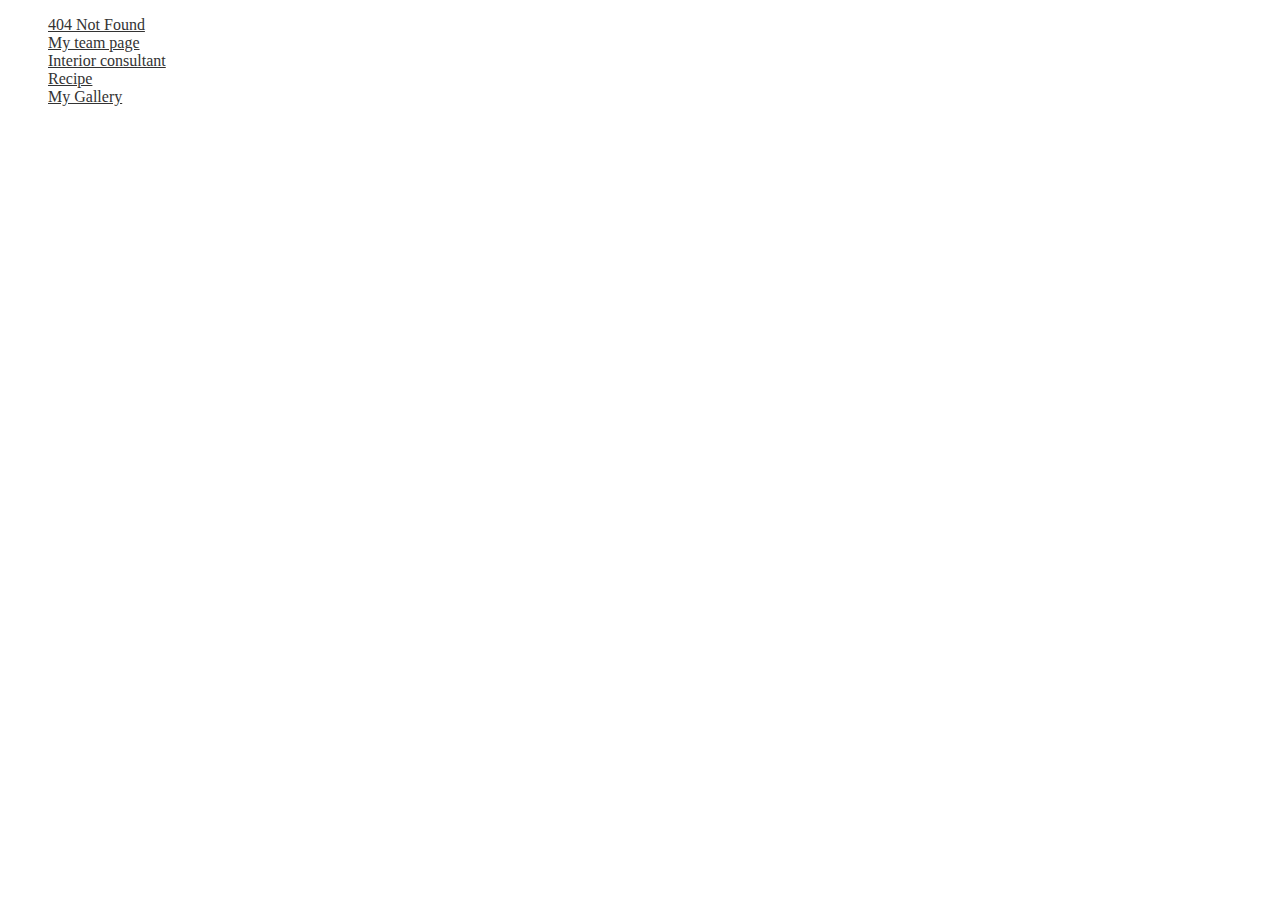
<file: index.html>
<!DOCTYPE html>
<html lang="en">
<head>
  <meta charset="UTF-8">
  <meta name="viewport" content="width=device-width, initial-scale=1.0">
  <title>DevChallenges</title>
  <style>
    li {
      list-style: none;
    }
    a {
      color: #333333;
      cursor: pointer;
    }
  </style>
</head>
<body>
  <ul>
    <li>
      <a href="./404-not-found-master/index.html">404 Not Found</a>
    </li>
    <li>
      <a href="./My-team-page/index.html">My team page</a>
    </li>
    <li>
      <a href="./interior-consultant/index.html">Interior consultant</a>
    </li>
    <li>
      <a href="./recipe/index.html">Recipe</a>
    </li>
    <li>
      <a href="./my-gallery/index.html">My Gallery</a>
    </li>
  </ul>
</body>
</html>
</file>
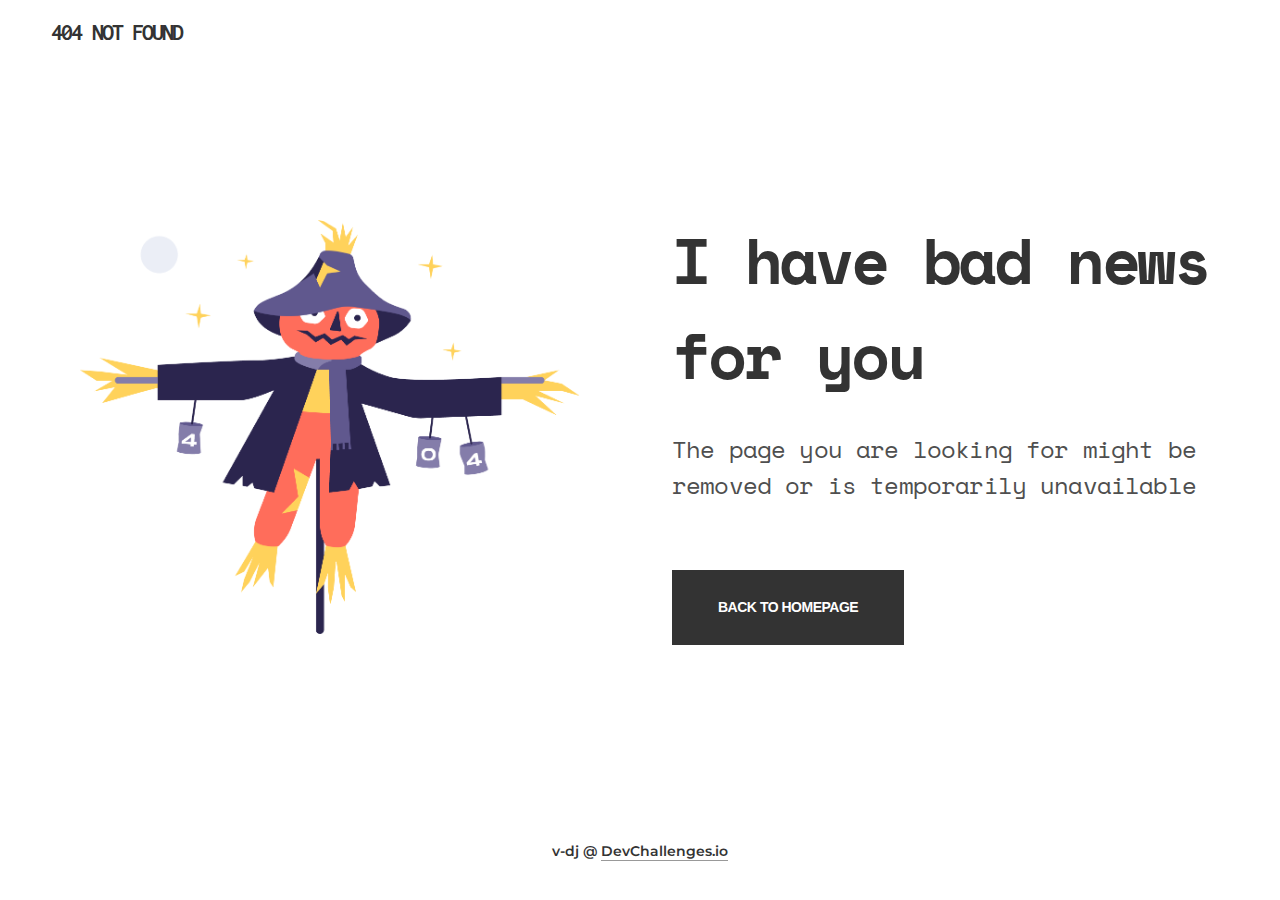
<file: 404-not-found-master/index.html>
<!DOCTYPE html>
<html lang="en">
<head>
  <meta charset="UTF-8">
  <meta name="viewport" content="width=device-width, initial-scale=1.0">
  <link rel="stylesheet" href="../utils/reset.css" />
  <link rel="stylesheet" href="css/style.css" />
  <title>404 | Content not found</title>
</head>
<body>
  <div class="container">
    <h1>404 not found</h1>
    <main>
      <aside>
        <img src="assets/Scarecrow.png" alt="">
      </aside>
      <div class="message">
        <h2>I have bad news for you</h2>
        <p>The page you are looking for might be removed or is temporarily unavailable</p>
        <button>back to homepage</button>
      </div>
    </main>
    <footer>v-dj @ <a href="https://devchallenges.io/" target="_blank" rel="noreferrer" >DevChallenges.io</a></footer>
  </div>
</body>
</html>
</file>
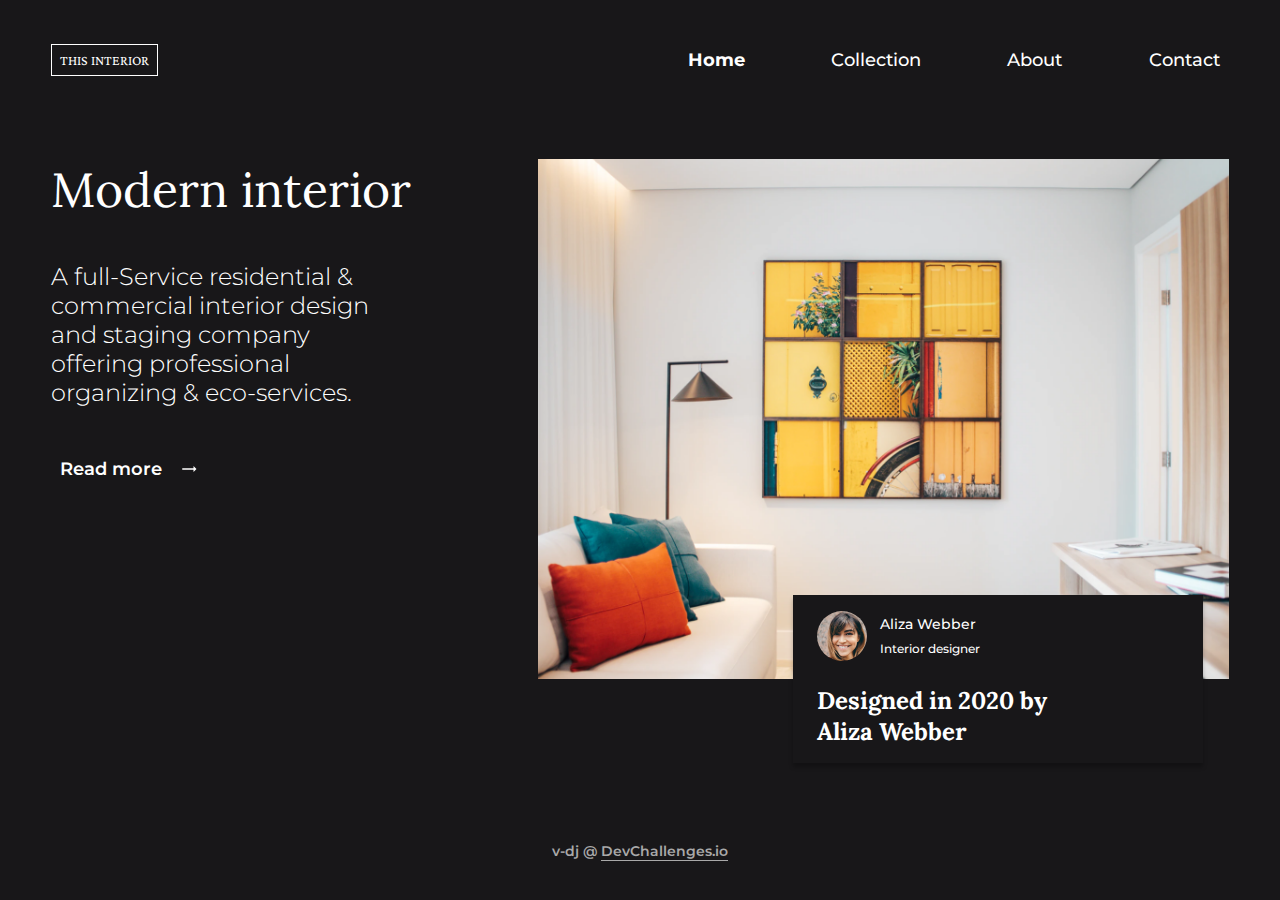
<file: interior-consultant/index.html>
<!DOCTYPE html>
<html lang="en">
<head>
  <meta charset="UTF-8">
  <meta name="viewport" content="width=device-width, initial-scale=1.0">
  <link rel="stylesheet" href="../utils/reset.css">
  <link rel="stylesheet" href="./css/style.css">
  <title>This Interior</title>
</head>
<body>
  <header>
    <h1>this interior</h1>
    <input type="checkbox" id="burger">
    <label for="burger" class="open">
      <svg viewBox="0 0 24 24">
        <path d="M3 18h18v-2H3v2zm0-5h18v-2H3v2zm0-7v2h18V6H3z"/>
      </svg>
    </label>
    <label for="burger" class="close">
      <svg viewBox="0 0 24 24">
        <path d="M19 6.41L17.59 5 12 10.59 6.41 5 5 6.41 10.59 12 5 17.59 6.41 19 12 13.41 17.59 19 19 17.59 13.41 12z"/>
      </svg>
    </label>
    <nav>
      <a href="#" class="active underline">Home</a>
      <a href="#" class="underline">Collection</a>
      <a href="#" class="underline">About</a>
      <a href="#" class="underline">Contact</a>
    </nav>
  </header>
  <main>
    <div class="pres">
      <h2>Modern interior</h2>
      <p>A full-Service residential & commercial interior design and staging company offering professional organizing & <span class="nobreak">eco-services.</span></p>
      <a href="#" class="more underline">Read more
        <svg viewBox="0 0 24 24">
          <path d="M22 12l-4-4v3H3v2h15v3z"/>
        </svg>
      </a>
    </div>
    <div class="credential">
      <img src="./assets/photo1.png" alt="White lounge with a large frame on the wall displaying 9 close-up pictures of yellow doors">
      <div class="card">
        <div class="profil">
          <img src="./assets/photo2.png" alt="Aliza Webber's portrait" class="avatar">
          <p class="name">Aliza Webber</p>
          <p class="role">Interior designer</p>
        </div>
        <h3>Designed in 2020 by <span class="nobreak">Aliza Webber</span></h3>
      </div>
    </div>
  </main>
  <footer>v-dj @ <a href="https://devchallenges.io/" target="_blank" rel="noreferrer" >DevChallenges.io</a></footer>
</body>
</html>
</file>
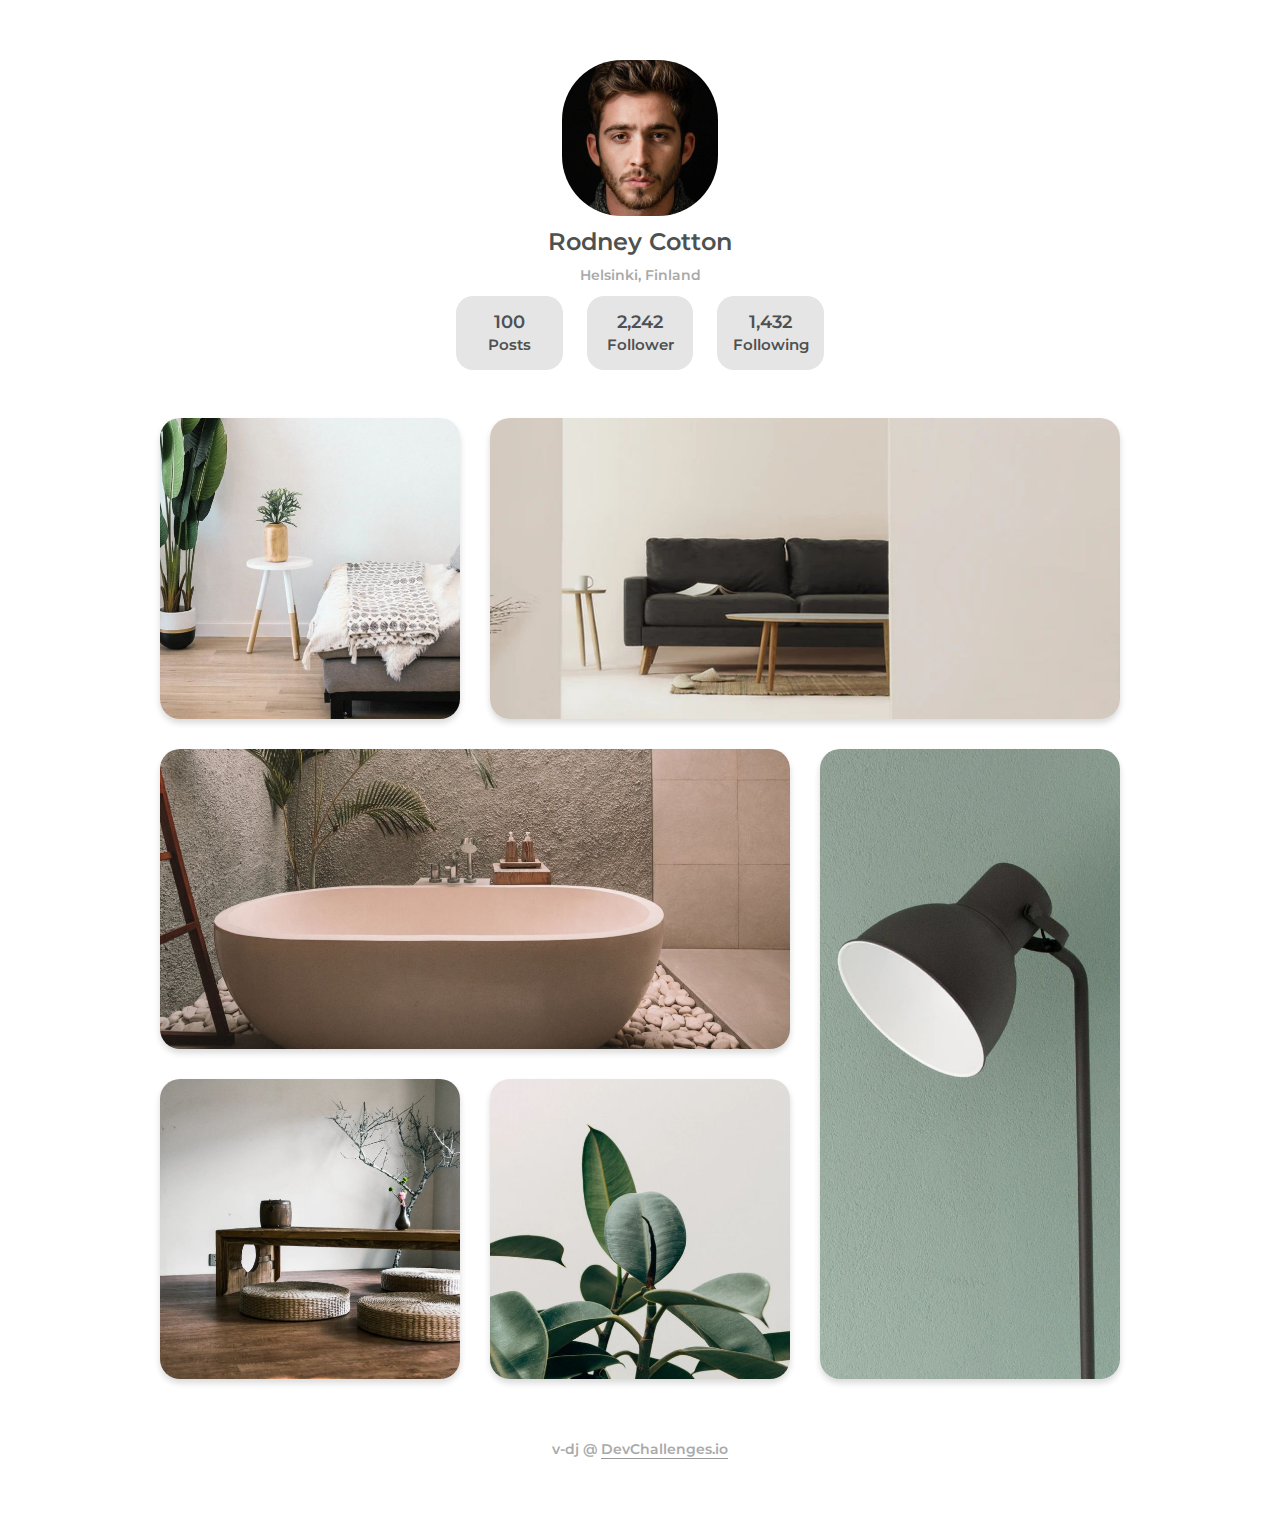
<file: my-gallery/index.html>
<!DOCTYPE html>
<html lang="en">
<head>
  <meta charset="UTF-8">
  <meta name="viewport" content="width=device-width, initial-scale=1.0">
  <link rel="stylesheet" href="../utils/reset.css" />
  <link rel="stylesheet" href="css/style.css" />
  <title>My Gallery</title>
</head>
<body>
  <header>
    <img src="./assets/profilePhoto.jpg" alt="Rodney Cotton's portait">
    <h1>Rodney Cotton</h1>
    <h2>Helsinki, Finland</h2>
    <div class="status">
      <div class="stat">
        <h3>100</h3>
        <p>Posts</p>
      </div>
      <div class="stat">
        <h3>2,242</h3>
        <p>Follower</p>
      </div>
      <div class="stat">
        <h3>1,432</h3>
        <p>Following</p>
      </div>
    </div>
  </header>
  <main>
    <img class="row-1 col-1" src="./assets/photo1.jpg" alt="interior close-up of a sofa, a side table and two plants">
    <img class="row-1 col-2" src="./assets/photo2.jpg" alt="interior close-up of a sofa, a coffee table, a side table and a rug">
    <img class="row-1 col-2" src="./assets/photo3.jpg" alt="bathroom close-up of a bathtub, a plant and some pebbles on the ground">
    <img class="row-2 col-1" src="./assets/photo4.jpg" alt="close-up of a floor lamp on a light green wall">
    <img class="row-1 col-1" src="./assets/photo5.jpg" alt="close-up of a plant with large green leaves on a white background">
    <img class="row-1 col-1" src="./assets/photo6.jpg" alt="close-up of a coffee table and three poufs">
  </main>
  <footer>v-dj @ <a href="https://devchallenges.io/" target="_blank" rel="noreferrer" >DevChallenges.io</a></footer>
</body>
</html>
</file>
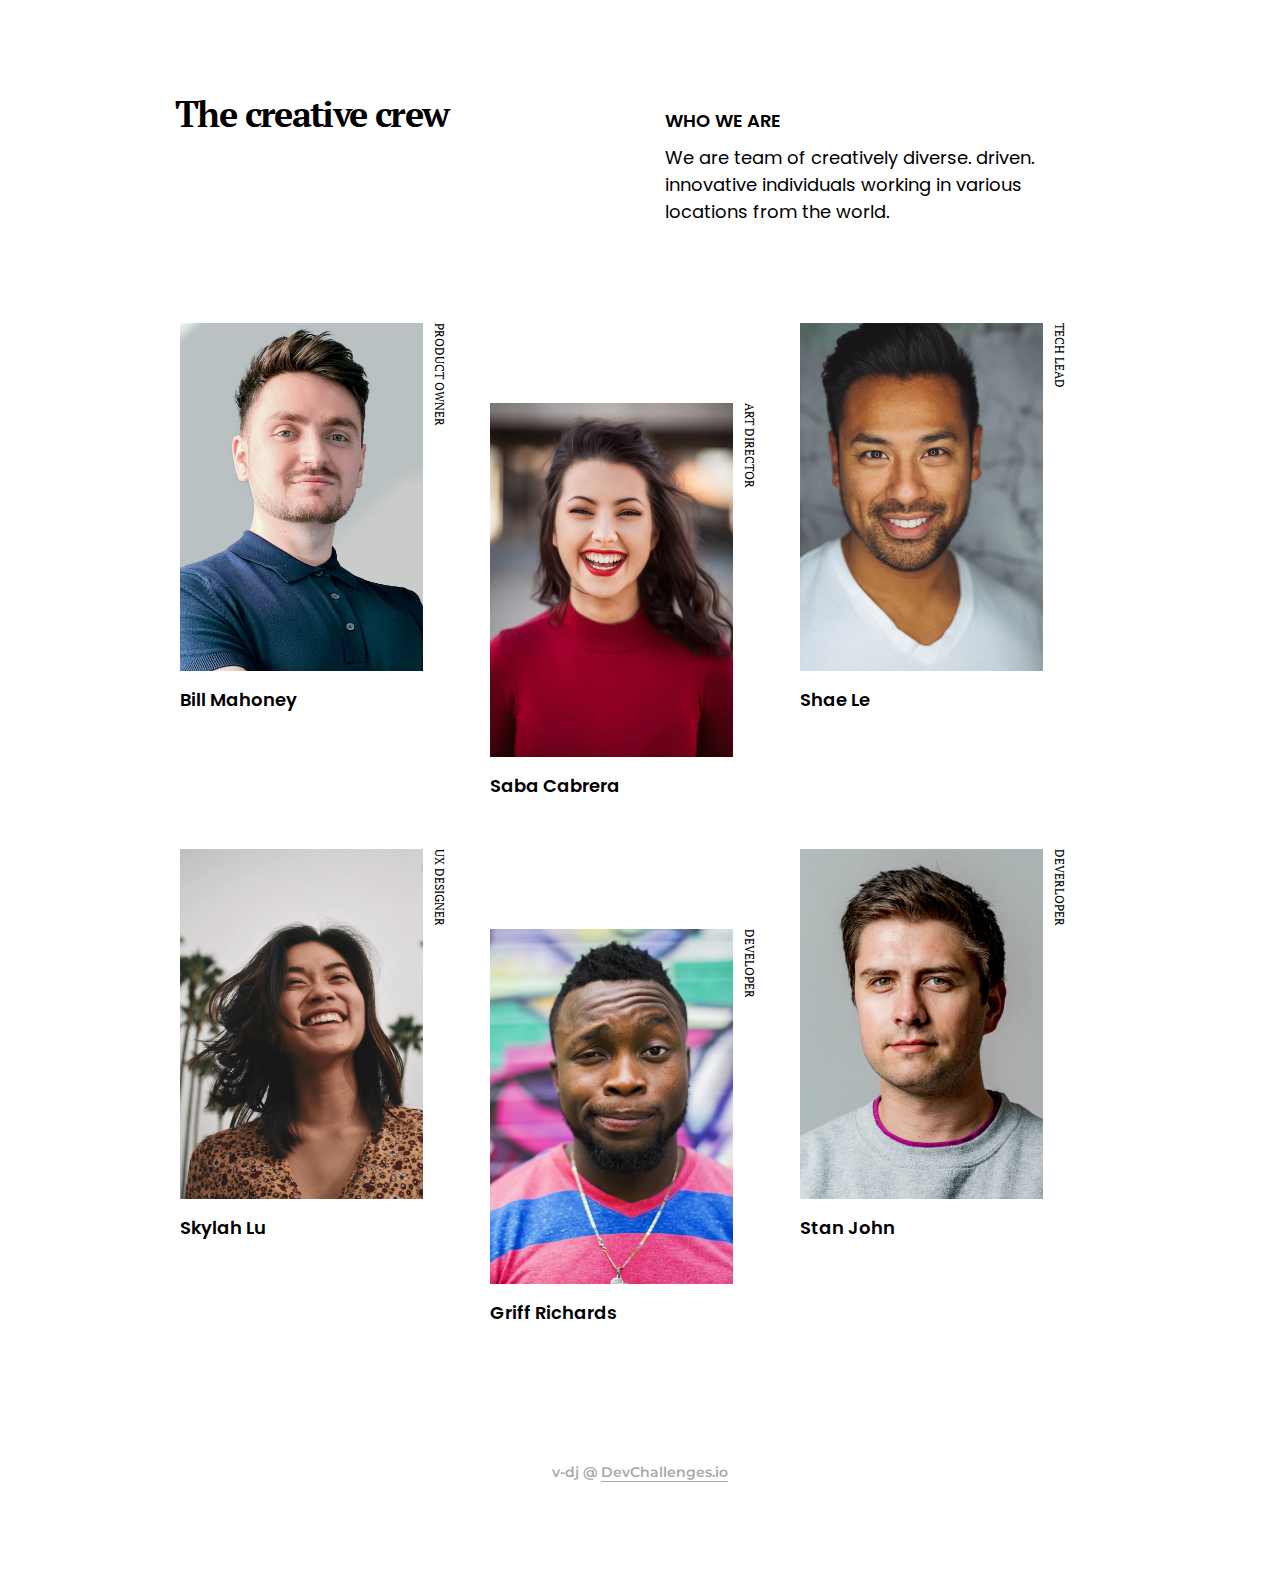
<file: My-team-page/index.html>
<!DOCTYPE html>
<html lang="en">
<head>
  <meta charset="UTF-8">
  <meta name="viewport" content="width=device-width, initial-scale=1.0">
  <link rel="stylesheet" href="../utils/reset.css">
  <link rel="stylesheet" href="./css/style.css">
  <title>Team | The Creative Crew</title>
</head>
<body>
  <div class="container">
    <header>
      <h1>The creative crew</h1>
      <div class="desc">
        <h2>who we are</h2>
        <p>We are team of creatively diverse.  driven.  innovative individuals working in various locations from the world.</p>
      </div>
    </header>
    <main>
      <article>
        <img src="./assets/photo1.png" alt="Bill Mahoney's portrait">
        <p class="role">Product owner</p>
        <h3>Bill Mahoney</h3>
      </article>
      <article>
        <img src="./assets/photo2.png" alt="Saba Cabrera's portrait">
        <p class="role">Art director</p>
        <h3>Saba Cabrera</h3>
      </article>
      <article>
        <img src="./assets/photo3.png" alt="Shae Le's portrait">
        <p class="role">Tech Lead</p>
        <h3>Shae Le</h3>
      </article>
      <article>
        <img src="./assets/photo4.png" alt="Skylah Lu's portrait">
        <p class="role">UX Designer</p>
        <h3>Skylah Lu</h3>
      </article>
      <article>
        <img src="./assets/photo5.png" alt="Griff Richards's portrait">
        <p class="role">Developer</p>
        <h3>Griff Richards</h3>
      </article>
      <article>
        <img src="./assets/photo6.png" alt="Stan John's portrait">
        <p class="role">DEverloper</p>
        <h3>Stan John</h3>
      </article>
    </main>
    <footer>v-dj @ <a href="https://devchallenges.io/" target="_blank" rel="noreferrer" >DevChallenges.io</a></footer>
  </div>
</body>
</html>
</file>
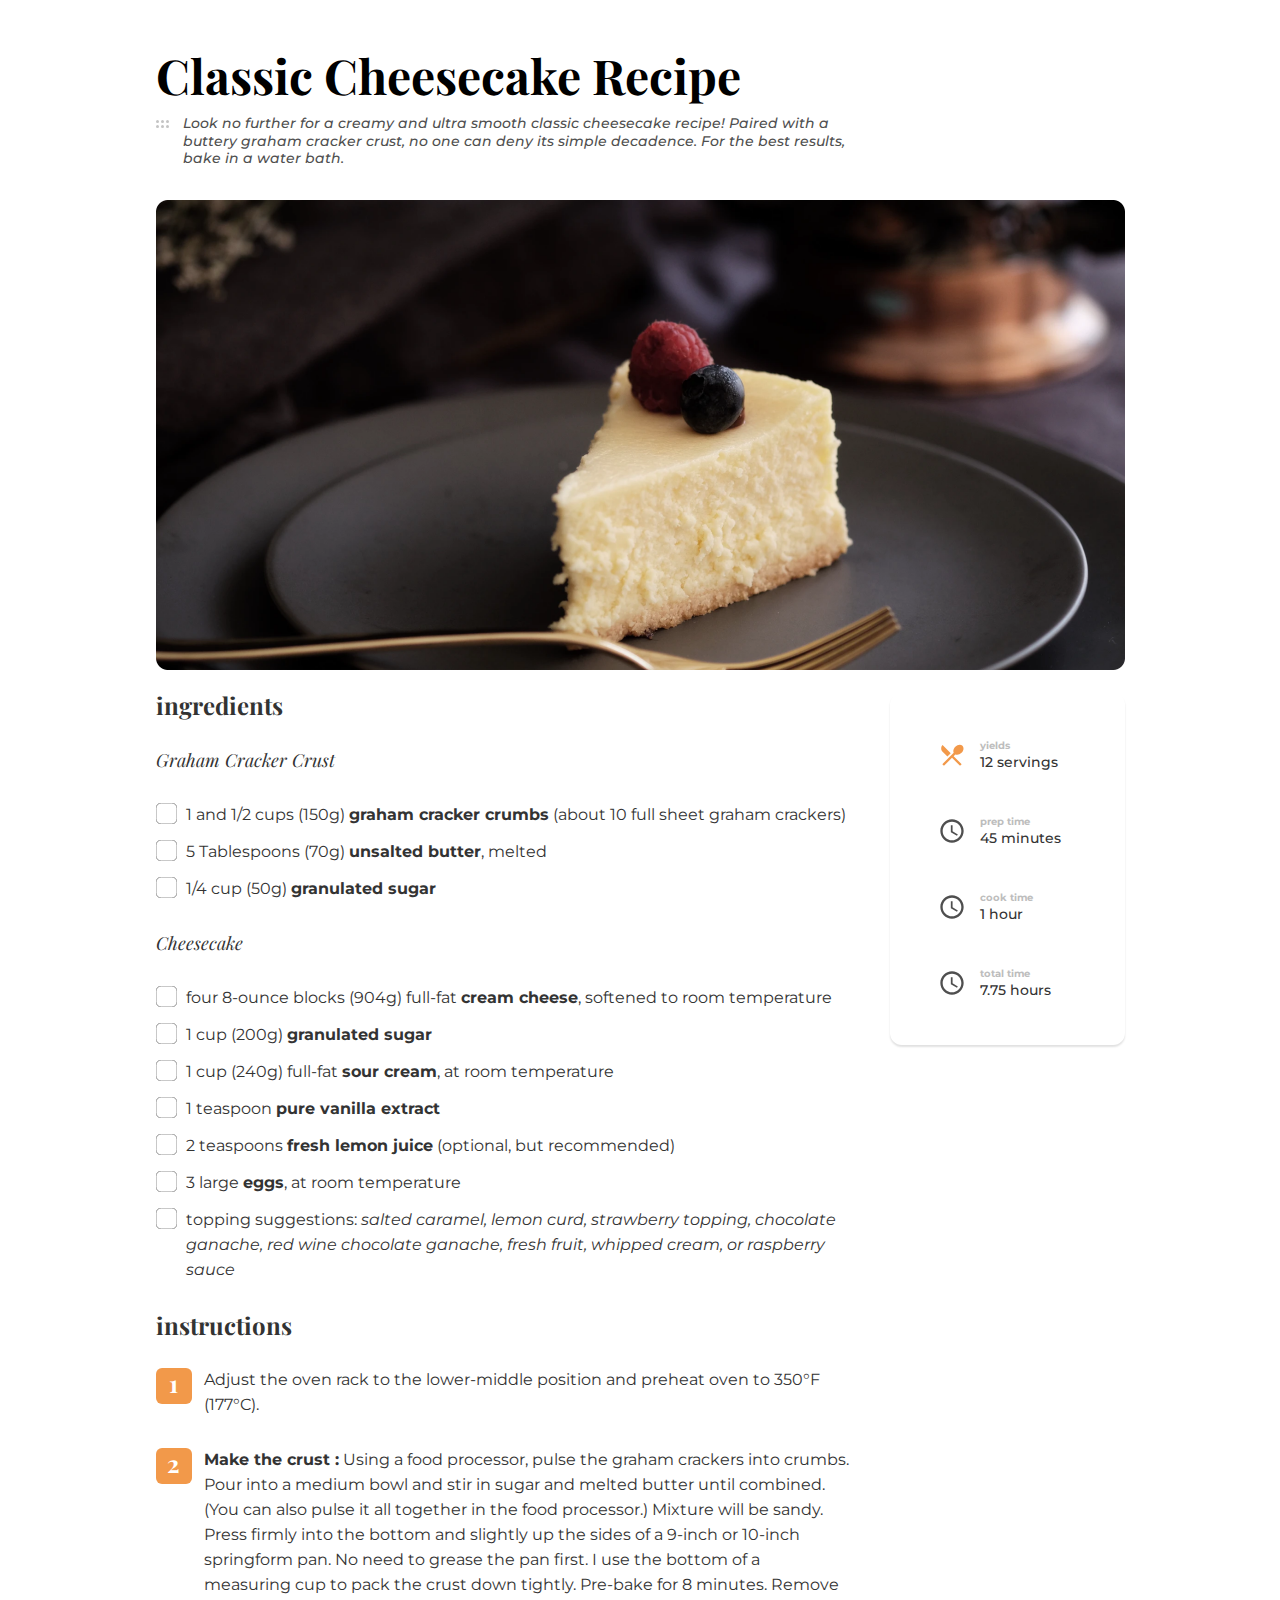
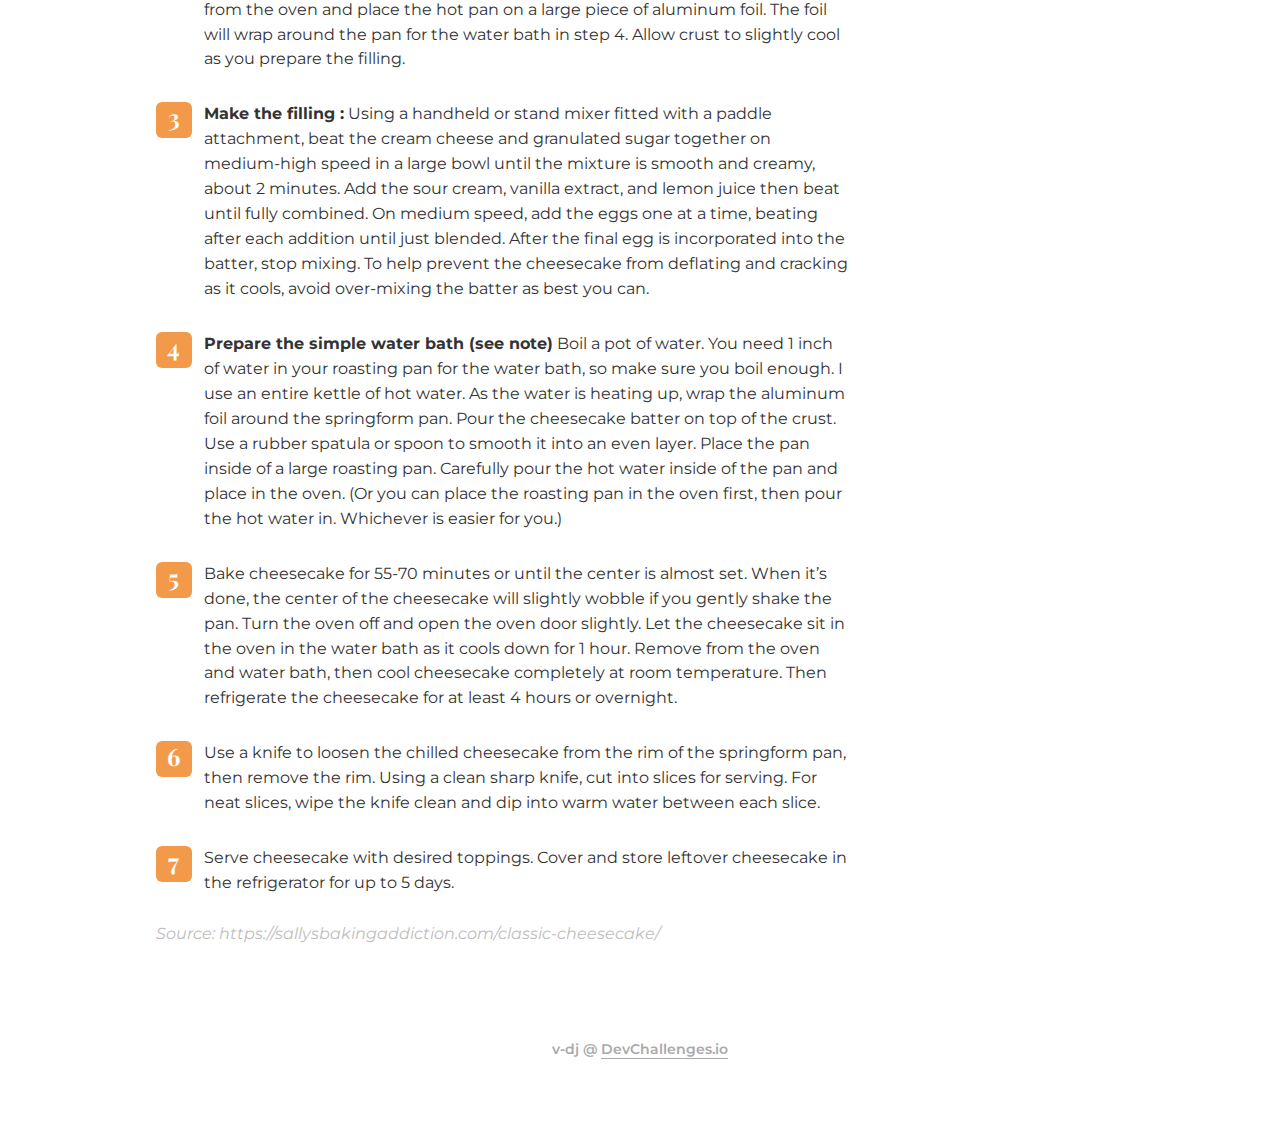
<file: recipe/index.html>
<!DOCTYPE html>
<html lang="en">
<head>
  <meta charset="UTF-8">
  <meta name="viewport" content="width=device-width, initial-scale=1.0">
  <link rel="stylesheet" href="../utils/reset.css">
  <link rel="stylesheet" href="./css/style.css">
  <title>Classic Cheesecake Recipe</title>
</head>
<body>
  <header>
    <h1>Classic Cheesecake Recipe</h1>
    <div class="desc">
      <img src="./assets/6dots.svg" alt="">
      <p>Look no further for a creamy and ultra smooth classic cheesecake recipe! Paired with a buttery graham cracker crust, no one can deny its simple decadence. For the best results, bake in a water bath.</p>
    </div>
    <img src="./assets/photo1.png" alt="">
  </header>
  <div class="wrapper">
    <aside>
      <div class="column">
        <div class="grid">
          <img src="./assets/restaurant_menu.svg" alt="">
          <p class="unit highlight">yields</p>
          <p class="quantity">12 servings</p>
        </div>
        <div class="row-col">
          <div class="grid">
            <img src="./assets/access_time.svg" alt="">
            <p class="unit">prep time</p>
            <p class="quantity">45 minutes</p>
          </div>
          <div class="grid">
            <img src="./assets/access_time.svg" alt="">
            <p class="unit">cook time</p>
            <p class="quantity">1 hour</p>
          </div>
          <div class="grid">
            <img src="./assets/access_time.svg" alt="">
            <p class="unit">total time</p>
            <p class="quantity">7.75 hours</p>
          </div>
        </div>
      </div>
    </aside>
    <main>
      <section class="ingredients">
        <h3>ingredients</h3>

        <div class="list">
          <h4>Graham Cracker Crust</h4>

          <label>
            <input type="checkbox">
            <svg xmlns="http://www.w3.org/2000/svg" viewBox="0 0 24 24" fill="none">
              <rect x="0" y="0" rx="25%" ry="25%" width="24" height="24" />
              <path d="M9 16.2L4.8 12l-1.4 1.4L9 19 21 7l-1.4-1.4L9 16.2z" fill="#ffffff" stroke="none" />
            </svg>
            <p>1 and 1/2 cups (150g) <strong>graham cracker crumbs</strong> (about 10 full sheet graham crackers)</p>
          </label>

          <label>
            <input type="checkbox">
            <svg xmlns="http://www.w3.org/2000/svg" viewBox="0 0 24 24" fill="none">
              <rect x="0" y="0" rx="25%" ry="25%" width="24" height="24" />
              <path d="M9 16.2L4.8 12l-1.4 1.4L9 19 21 7l-1.4-1.4L9 16.2z" fill="#ffffff" stroke="none" />
            </svg>
            <p>5 Tablespoons (70g) <strong>unsalted butter</strong>, melted</p>
          </label>

          <label>
            <input type="checkbox">
            <svg xmlns="http://www.w3.org/2000/svg" viewBox="0 0 24 24" fill="none">
              <rect x="0" y="0" rx="25%" ry="25%" width="24" height="24" />
              <path d="M9 16.2L4.8 12l-1.4 1.4L9 19 21 7l-1.4-1.4L9 16.2z" fill="#ffffff" stroke="none" />
            </svg>
            <p>1/4 cup (50g) <strong>granulated sugar</strong></p>
          </label>

        </div>

        <div class="list">
          <h4>Cheesecake</h4>
          <label>
            <input type="checkbox">
            <svg xmlns="http://www.w3.org/2000/svg" viewBox="0 0 24 24" fill="none">
              <rect x="0" y="0" rx="25%" ry="25%" width="24" height="24" />
              <path d="M9 16.2L4.8 12l-1.4 1.4L9 19 21 7l-1.4-1.4L9 16.2z" fill="#ffffff" stroke="none" />
            </svg>
            <p>four 8-ounce blocks (904g) full-fat <strong>cream cheese</strong>, softened to room temperature</p>
          </label>
          <label>
            <input type="checkbox">
            <svg xmlns="http://www.w3.org/2000/svg" viewBox="0 0 24 24" fill="none">
              <rect x="0" y="0" rx="25%" ry="25%" width="24" height="24" />
              <path d="M9 16.2L4.8 12l-1.4 1.4L9 19 21 7l-1.4-1.4L9 16.2z" fill="#ffffff" stroke="none" />
            </svg>
            <p>1 cup (200g) <strong>granulated sugar</strong></p>
          </label>
          <label>
            <input type="checkbox">
            <svg xmlns="http://www.w3.org/2000/svg" viewBox="0 0 24 24" fill="none">
              <rect x="0" y="0" rx="25%" ry="25%" width="24" height="24" />
              <path d="M9 16.2L4.8 12l-1.4 1.4L9 19 21 7l-1.4-1.4L9 16.2z" fill="#ffffff" stroke="none" />
            </svg>
            <p>1 cup (240g) full-fat <strong>sour cream</strong>, at room temperature</p>
          </label>
          <label>
            <input type="checkbox">
            <svg xmlns="http://www.w3.org/2000/svg" viewBox="0 0 24 24" fill="none">
              <rect x="0" y="0" rx="25%" ry="25%" width="24" height="24" />
              <path d="M9 16.2L4.8 12l-1.4 1.4L9 19 21 7l-1.4-1.4L9 16.2z" fill="#ffffff" stroke="none" />
            </svg>
            <p>1 teaspoon <strong>pure vanilla extract</strong></p>
          </label>
          <label>
            <input type="checkbox">
            <svg xmlns="http://www.w3.org/2000/svg" viewBox="0 0 24 24" fill="none">
              <rect x="0" y="0" rx="25%" ry="25%" width="24" height="24" />
              <path d="M9 16.2L4.8 12l-1.4 1.4L9 19 21 7l-1.4-1.4L9 16.2z" fill="#ffffff" stroke="none" />
            </svg>
            <p>2 teaspoons <strong>fresh lemon juice</strong> (optional, but recommended)</p>
          </label>
          <label>
            <input type="checkbox">
            <svg xmlns="http://www.w3.org/2000/svg" viewBox="0 0 24 24" fill="none">
              <rect x="0" y="0" rx="25%" ry="25%" width="24" height="24" />
              <path d="M9 16.2L4.8 12l-1.4 1.4L9 19 21 7l-1.4-1.4L9 16.2z" fill="#ffffff" stroke="none" />
            </svg>
            <p>3 large <strong>eggs</strong>, at room temperature</p>
          </label>
          <label>
            <input type="checkbox">
            <svg xmlns="http://www.w3.org/2000/svg" viewBox="0 0 24 24" fill="none">
              <rect x="0" y="0" rx="25%" ry="25%" width="24" height="24" />
              <path d="M9 16.2L4.8 12l-1.4 1.4L9 19 21 7l-1.4-1.4L9 16.2z" fill="#ffffff" stroke="none" />
            </svg>
            <p>topping suggestions: <em>salted caramel, lemon curd, strawberry topping, chocolate ganache, red wine chocolate ganache, fresh fruit, whipped cream, or raspberry sauce</em></p>
          </label>
        </div>
      </section>
      <section class="instructions">
        <h3>instructions</h3>
        <ul>
          <li><p>Adjust the oven rack to the lower-middle position and preheat oven to 350°F (177°C).</p></li>
          <li><p><strong>Make the crust :</strong> Using a food processor, pulse the graham crackers into crumbs. Pour into a medium bowl and stir in sugar and melted butter until combined. (You can also pulse it all together in the food processor.) Mixture will be sandy. Press firmly into the bottom and slightly up the sides of a 9-inch or 10-inch springform pan. No need to grease the pan first. I use the bottom of a measuring cup to pack the crust down tightly. Pre-bake for 8 minutes. Remove from the oven and place the hot pan on a large piece of aluminum foil. The foil will wrap around the pan for the water bath in step 4. Allow crust to slightly cool as you prepare the filling.</p></li>
          <li><p><strong>Make the filling :</strong> Using a handheld or stand mixer fitted with a paddle attachment, beat the cream cheese and granulated sugar together on medium-high speed in a large bowl until the mixture is smooth and creamy, about 2 minutes. Add the sour cream, vanilla extract, and lemon juice then beat until fully combined. On medium speed, add the eggs one at a time, beating after each addition until just blended. After the final egg is incorporated into the batter, stop mixing. To help prevent the cheesecake from deflating and cracking as it cools, avoid over-mixing the batter as best you can.</p></li>
          <li><p><strong>Prepare the simple water bath (see note)</strong> Boil a pot of water. You need 1 inch of water in your roasting pan for the water bath, so make sure you boil enough. I use an entire kettle of hot water. As the water is heating up, wrap the aluminum foil around the springform pan. Pour the cheesecake batter on top of the crust. Use a rubber spatula or spoon to smooth it into an even layer. Place the pan inside of a large roasting pan. Carefully pour the hot water inside of the pan and place in the oven. (Or you can place the roasting pan in the oven first, then pour the hot water in. Whichever is easier for you.)</p></li>
          <li><p>Bake cheesecake for 55-70 minutes or until the center is almost set. When it’s done, the center of the cheesecake will slightly wobble if you gently shake the pan. Turn the oven off and open the oven door slightly. Let the cheesecake sit in the oven in the water bath as it cools down for 1 hour. Remove from the oven and water bath, then cool cheesecake completely at room temperature. Then refrigerate the cheesecake for at least 4 hours or overnight.</p></li>
          <li><p>Use a knife to loosen the chilled cheesecake from the rim of the springform pan, then remove the rim. Using a clean sharp knife, cut into slices for serving. For neat slices, wipe the knife clean and dip into warm water between each slice.</p></li>
          <li><p>Serve cheesecake with desired toppings. Cover and store leftover cheesecake in the refrigerator for up to 5 days.</p></li>
        </ul>
      </section>
      <a class="ref" href="https://sallysbakingaddiction.com/classic-cheesecake/ " target="_blank" rel="noreferrer">Source: https://sallysbakingaddiction.com/classic-cheesecake/</a>
    </main>
  </div>
  <footer>v-dj @ <a href="https://devchallenges.io/" target="_blank" rel="noreferrer" >DevChallenges.io</a></footer>
</body>
</html>
</file>
<file: 404-not-found-master/css/style.css>
@import url("https://fonts.googleapis.com/css2?family=Inconsolata:wght@700&family=Montserrat:wght@600&family=Space+Mono:wght@400;700&display=swap");
* {
  box-sizing: border-box;
}

body {
  min-height: 100vh;
  display: flex;
  justify-content: center;
  padding: 20px 4vw 42px;
}

.container {
  width: 100%;
  max-width: 1440px;
  display: flex;
  flex-direction: column;
  justify-content: space-between;
  color: #333333;
}

h1 {
  font-family: "Inconsolata", monospace;
  font-weight: 700;
  font-size: 24px;
  letter-spacing: -0.08em;
  text-transform: uppercase;
  margin-bottom: 64px;
}

main {
  display: grid;
  grid-template-columns: repeat(auto-fit, minmax(300px, 1fr));
  justify-items: center;
  align-items: center;
  gap: 5vmax;
  font-family: "Space Mono", monospace;
}
main aside {
  max-width: 500px;
}
main aside img {
  width: 100%;
}
main .message h2 {
  font-weight: 700;
  font-size: 48px;
  line-height: 71px;
  letter-spacing: -0.05em;
}
main .message p {
  font-size: 18px;
  line-height: 27px;
  letter-spacing: -0.035em;
  color: #4f4f4f;
  margin: 29px 0 67px;
}
main .message button {
  font-weight: 700;
  font-size: 14px;
  line-height: 21px;
  letter-spacing: -0.035em;
  text-transform: uppercase;
  color: #ffffff;
  padding: 24px 43px;
  background-color: #333333;
  border: 3px solid transparent;
  outline: none;
}
@media (hover: hover) and (pointer: fine) {
  main .message h2 {
    font-size: 64px;
    line-height: 95px;
  }
  main .message p {
    font-size: 24px;
    line-height: 36px;
  }
  main .message button:hover {
    background: none;
    color: #333333;
    border: 3px solid #333333;
    cursor: pointer;
  }
}

footer {
  font-family: "Montserrat", sans-serif;
  font-weight: 600;
  font-size: 14px;
  text-align: center;
  margin-top: 96px;
}
footer a,
footer a:active,
footer a:visited {
  text-decoration: none;
  color: inherit;
  border-bottom: 1px solid #33333380;
}

/*# sourceMappingURL=style.css.map */
</file>
<file: interior-consultant/css/style.css>
@import url("https://fonts.googleapis.com/css2?family=Crimson+Pro:wght@200&family=Lora:wght@400;700&family=Montserrat:wght@300;500;600;700&display=swap");
* {
  box-sizing: border-box;
}

a {
  text-decoration: none;
  color: inherit;
}
a.active {
  font-weight: 700;
  cursor: default;
}

@media (hover: hover) and (pointer: fine) {
  a.underline {
    color: inherit;
    text-decoration: none;
    position: relative;
    padding: 0.5em;
  }
  a.underline:not(.active)::after {
    content: "";
    position: absolute;
    left: 50%;
    bottom: 0;
    width: 0;
    opacity: 0;
    border: 1px solid #ffffff80;
    transition: all 0.3s;
  }
  a.underline:hover::after {
    opacity: 1;
    left: 0;
    width: 100%;
  }
}
.nobreak {
  white-space: nowrap;
}

body {
  position: relative;
  background-color: #181719;
  color: #ffffff;
  min-height: 100vh;
  display: flex;
  flex-direction: column;
  justify-content: space-between;
  max-width: 1440px;
  margin: 0 auto;
  padding: min(42px, 4vw) min(76px, 4vw);
  overflow-x: hidden;
}

header {
  display: flex;
  justify-content: space-between;
  align-items: center;
}
header h1 {
  font-family: "Crimson Pro", serif;
  font-size: 14px;
  text-transform: uppercase;
  padding: 8px;
  border: 1px solid #ffffff;
}
header input[type=checkbox],
header label {
  display: none;
  fill: #ffffff;
  cursor: pointer;
}
header label svg {
  width: 32px;
  height: auto;
}
header nav {
  font-family: "Montserrat", sans-serif;
  font-size: 18px;
  font-weight: 500;
  display: flex;
  justify-content: space-between;
  align-items: center;
  min-width: min(50vw, 550px);
}

main {
  display: flex;
  flex-wrap: wrap;
  gap: 6vw 2vw;
  justify-content: space-between;
  padding: min(80px, 10vw) 0;
}
main .pres {
  flex: 1 1 300px;
}
main .pres h2 {
  font-family: "Lora", serif;
  font-size: 48px;
  line-height: 61px;
  margin-bottom: min(42px, 4vw);
}
main .pres p {
  font-family: "Montserrat", sans-serif;
  font-weight: 300;
  font-size: 24px;
  line-height: 29px;
  margin-bottom: min(42px, 4vw);
  width: 75%;
}
main .pres a.more {
  font-family: "Montserrat", sans-serif;
  font-weight: 600;
  font-size: 18px;
  line-height: 22px;
  display: inline-flex;
  align-items: center;
}
main .pres .more svg {
  fill: #ffffff;
  margin-left: 1em;
  width: 18px;
}
main .credential {
  flex: 1.5 1 450px;
  display: grid;
  grid-template-columns: 1fr max-content 2vw;
  grid-template-rows: 1fr auto max-content;
}
main .credential > img {
  width: 100%;
  grid-area: 1/1/3/-1;
}
main .credential .card {
  grid-area: 2/2/-1/3;
  width: min(410px, 75vw);
  padding: 16px 24px;
  background-color: #181719;
  box-shadow: 0px 4px 4px rgba(0, 0, 0, 0.25);
}
main .credential .card h3 {
  font-family: "Lora", serif;
  font-size: 24px;
  line-height: 31px;
  font-weight: 700;
  margin-top: 1em;
}
main .credential .profil {
  display: grid;
  grid-template-columns: min-content 1fr;
  grid-template-rows: repeat(2, 1fr);
  column-gap: 1vw;
  align-items: center;
  font-family: "Montserrat", sans-serif;
  font-weight: 500;
}
main .credential .profil img.avatar {
  width: 50px;
  border-radius: 50%;
  grid-row: 1/-1;
}
main .credential .profil p.name {
  font-size: 14px;
}
main .credential .profil p.role {
  font-size: 12px;
}

@media (max-width: 720px) {
  header label.open {
    display: block;
  }

  header #burger:checked ~ label {
    position: fixed;
    top: 4vw;
    right: 4vw;
    z-index: 20;
  }
  header #burger:checked ~ label.open {
    display: none;
  }
  header #burger:checked ~ label.close {
    display: block;
  }
  header #burger:checked ~ nav {
    opacity: 1;
    transform: translateX(0);
  }

  header nav {
    position: fixed;
    top: 0;
    right: 0;
    bottom: 0;
    left: 0;
    flex-direction: column;
    justify-content: flex-start;
    row-gap: 1em;
    padding-top: 30vh;
    background-color: #181719;
    z-index: 10;
    opacity: 0;
    transform: translateX(100%);
    transition: transform 0.5s;
  }
}
@media (max-width: 500px) {
  main .pres h2 {
    font-size: 36px;
    line-height: 46px;
  }
  main .pres p {
    font-size: 14px;
    line-height: 17px;
  }
  main .pres a.more {
    font-size: 14px;
    line-height: 17px;
  }

  main .credential .card h3 {
    font-size: 18px;
    line-height: 23px;
  }
  main .credential .profil img.avatar {
    width: 36px;
  }
  main .credential p.name {
    font-size: 12px;
  }
  main .credential p.role {
    font-size: 10px;
  }
}
footer {
  font-family: "Montserrat", sans-serif;
  font-weight: 600;
  font-size: 14px;
  text-align: center;
  color: #a9a9a9;
}
footer a,
footer a:active,
footer a:visited {
  border-bottom: 1px solid currentColor;
}

/*# sourceMappingURL=style.css.map */
</file>
<file: my-gallery/css/style.css>
@import url("https://fonts.googleapis.com/css2?family=Montserrat:wght@600&display=swap");
* {
  box-sizing: border-box;
}

body {
  min-height: 100vh;
  display: flex;
  flex-direction: column;
  justify-content: flex-start;
  align-items: center;
  font-family: "Montserrat", sans-serif;
  font-weight: 600;
  color: #4e5150;
  padding: clamp(1.875em, 5vw, 3.75em) 0;
}

header {
  display: flex;
  flex-direction: column;
  justify-content: center;
  align-items: center;
  gap: clamp(0.75em, 1.1666666667vw, 0.875em);
}
header img {
  width: clamp(6.25em, 13vw, 9.75em);
  border-radius: clamp(2.375em, 5vw, 3.75em);
}
header h1 {
  font-size: clamp(0.875em, 2vw, 1.5em);
}
header h2 {
  font-size: clamp(0.625em, 1.1666666667vw, 0.875em);
  color: #a9a9a9;
}
header .status {
  display: flex;
  gap: clamp(0.75em, 2vw, 1.5em);
}
header .status .stat {
  display: flex;
  flex-direction: column;
  align-items: center;
  gap: 0.4em;
  width: clamp(4.875em, 8.3333333333vw, 6.25em);
  border-radius: clamp(0.75em, 1.3333333333vw, 1em);
  background-color: #e5e5e5;
  font-size: clamp(0.75em, 1.5vw, 1.125em);
  padding: clamp(0.625em, 1.3333333333vw, 1em);
}
header .status .stat p {
  font-size: clamp(0.75em, 1.1666666667vw, 0.875em);
}

main {
  width: min(90vw, 960px);
  height: min(90vw, 960px);
  display: grid;
  grid-template-columns: repeat(3, 1fr);
  grid-template-rows: repeat(3, 1fr);
  grid-auto-flow: dense;
  gap: min(30px, 3vw);
  margin-top: clamp(2em, 4vw, 3em);
  margin-bottom: clamp(2.45em, 5.3333333333vw, 4em);
}
main > img {
  max-width: 100%;
  align-self: stretch;
  justify-self: stretch;
  object-fit: fill;
  border-radius: min(20px, 2vw);
  box-shadow: 0px 4px 6px rgba(0, 0, 0, 0.15);
}
main > img:nth-last-child(2) {
  order: 1;
}

.row-1 {
  grid-row: span 1;
}

.row-2 {
  grid-row: span 2;
}

.col-1 {
  grid-column: span 1;
}

.col-2 {
  grid-column: span 2;
}

footer {
  font-size: clamp(0.625em, 1.1666666667vw, 0.875em);
  color: #a9a9a9;
  text-align: center;
  margin-top: auto;
}
footer a,
footer a:active,
footer a:visited {
  text-decoration: none;
  color: inherit;
  border-bottom: 1px solid #33333380;
}

/*# sourceMappingURL=style.css.map */
</file>
<file: My-team-page/css/style.css>
@import url("https://fonts.googleapis.com/css2?family=Montserrat:wght@600&family=PT+Serif:wght@400;700&family=Poppins:wght@400;600&display=swap");
* {
  box-sizing: border-box;
}

body {
  min-height: 100vh;
  display: flex;
  place-content: center;
  padding: min(96px, 7vw) 4vw;
}

.container {
  max-width: 930px;
}

header {
  display: flex;
  flex-wrap: wrap;
  justify-content: space-between;
  align-items: baseline;
  margin-bottom: min(96px, 10vw);
}
header h1 {
  font-family: "PT Serif", serif;
  font-size: 36px;
  line-height: 48px;
  font-weight: 700;
  letter-spacing: -0.045em;
  flex: 1 0 auto;
  margin-right: 5vw;
  margin-bottom: min(96px, 7vw);
}
header .desc {
  font-family: "Poppins", sans-serif;
  font-size: 18px;
  line-height: 27px;
  flex: 0 1 440px;
}
header .desc h2 {
  font-weight: 600;
  text-transform: uppercase;
  margin-bottom: 10px;
}

main {
  display: flex;
  flex-wrap: wrap;
  justify-content: space-around;
}
main article {
  width: min(50%, 300px);
  margin-bottom: min(10vw, 50px);
  padding-right: min(3vw, 35px);
}
main article img {
  width: calc(100% - 22px);
  float: left;
  margin-right: min(10px, 1.5vw);
  margin-bottom: min(15px, 1.5vw);
}
main article .role {
  writing-mode: vertical-lr;
  font-family: "PT Serif", serif;
  font-size: 12px;
  text-transform: uppercase;
  float: right;
}
main article h3 {
  font-family: "Poppins", sans-serif;
  font-size: 18px;
  line-height: 27px;
  font-weight: 600;
  clear: both;
}

@media (min-width: 995px) {
  article:nth-child(3n+2) {
    padding-top: min(80px, 10vw);
  }
}
@media (max-width: 994px) {
  article:nth-child(2n) {
    padding-top: min(80px, 10vw);
  }
}
@media (max-width: 450px) {
  header .desc p {
    font-size: 14px;
    line-height: 21px;
  }

  main article .role {
    font-size: 10px;
  }
  main article h3 {
    font-size: 14px;
    line-height: 21px;
  }
}
footer {
  font-family: "Montserrat", sans-serif;
  font-weight: 600;
  font-size: 14px;
  text-align: center;
  color: #a9a9a9;
  margin-top: min(96px, 7vw);
}
footer a,
footer a:active,
footer a:visited {
  color: inherit;
  text-decoration: none;
  border-bottom: 1px solid #a9a9a9;
}

/*# sourceMappingURL=style.css.map */
</file>
<file: recipe/css/style.css>
@import url("https://fonts.googleapis.com/css2?family=Montserrat:ital,wght@0,400;0,500;0,600;0,700;1,400;1,500&family=Playfair+Display:ital,wght@0,700;1,400&display=swap");
.highlight {
  color: #f2994a;
}

* {
  box-sizing: border-box;
}

a {
  text-decoration: none;
  color: inherit;
}

body {
  min-height: 100vh;
  display: flex;
  flex-direction: column;
  justify-content: flex-start;
  box-sizing: content-box;
  max-width: 969px;
  margin: 0 auto;
  padding: min(52px, 4vw);
}

header {
  margin-bottom: min(20px, 2vw);
}
header h1 {
  font-family: "Playfair Display", serif;
  font-weight: 700;
  font-size: clamp(1.5rem, 4vw, 3rem);
}
header .desc {
  font-size: clamp(0.7rem, 1.1666666667vw, 0.875rem);
  display: flex;
  align-items: baseline;
  column-gap: 1em;
  margin: 1rem 0 2rem;
}
header .desc img {
  width: 13px;
}
header .desc p {
  width: max(70%, 290px);
  font-family: "Montserrat", sans-serif;
  font-weight: 500;
  font-style: italic;
  line-height: 125%;
  color: #4f4f4f;
}
header img {
  width: 100%;
}

.wrapper {
  display: flex;
  flex-direction: row-reverse;
  align-items: flex-start;
  flex-wrap: wrap;
  gap: min(40px, 5vw);
  margin-bottom: min(50px, 5vw);
}

.column {
  display: flex;
  flex-direction: column;
  row-gap: clamp(1.25rem, 4vw, 3rem);
}

.row-col {
  display: flex;
  justify-content: space-between;
  flex-wrap: wrap;
  gap: clamp(1.25rem, 4vw, 3rem);
}
.row-col > * {
  flex: 1 0 0;
}

.grid {
  font-family: "Montserrat", sans-serif;
  font-size: clamp(0.625rem, 1.1666666667vw, 0.875rem);
  color: #333333;
  display: grid;
  grid-template-columns: min-content 1fr;
  grid-template-rows: repeat(2, max-content);
  gap: 4px 1em;
  align-items: center;
}
.grid img {
  width: 2em;
  grid-row: 1/-1;
}
.grid .unit {
  font-size: 0.7em;
  font-weight: 700;
  color: #bdbdbd;
}
.grid .quantity {
  font-weight: 500;
}

aside {
  flex: 1 1 0;
  padding: clamp(1.25rem, 4vw, 3rem);
  box-shadow: 0px 2px 2px rgba(0, 0, 0, 0.12);
  border-radius: 12px;
}

main {
  flex: 5 1 0;
  min-width: min(500px, 100%);
  color: #333333;
  margin-bottom: min(50px, 5vw);
}
main h3 {
  font-family: "Playfair Display", serif;
  font-weight: 700;
  font-size: clamp(1.125rem, 2vw, 1.5rem);
  margin-bottom: min(30px, 3vw);
}
main a.ref {
  font-family: "Montserrat", sans-serif;
  font-style: italic;
  font-size: clamp(0.75rem, 1.3333333333vw, 1rem);
  color: #bdbdbd;
}

section {
  font-family: "Montserrat", sans-serif;
  font-size: clamp(0.875rem, 1.3333333333vw, 1rem);
  line-height: 156%;
}
section .list {
  margin-bottom: min(30px, 3vw);
}
section h4 {
  font-family: "Playfair Display", serif;
  font-style: italic;
  font-size: clamp(1rem, 1.5vw, 1.125rem);
  margin-bottom: min(30px, 3vw);
}
section label {
  display: flex;
  align-items: flex-start;
  margin: min(12px, 2vw) 0;
  cursor: pointer;
}
section label input {
  display: none;
}
section label input:checked ~ svg {
  fill: #f2994a;
  stroke: none;
}
section label svg {
  flex: 0 0 auto;
  height: 21px;
  stroke: #828282;
  margin-right: 0.6em;
}
section.instructions {
  margin-bottom: min(30px, 3vw);
}
section.instructions ul {
  counter-reset: steps;
  display: flex;
  flex-direction: column;
  gap: min(30px, 3vw);
}
section.instructions li {
  display: flex;
}
section.instructions li::before {
  flex: 0 0 auto;
  counter-increment: steps;
  content: "" counter(steps);
  display: block;
  width: 36px;
  height: 36px;
  background-color: #f2994a;
  border-radius: 6px;
  font-family: "Playfair Display", serif;
  font-size: 24px;
  line-height: 31px;
  font-weight: 700;
  text-align: center;
  color: #ffffff;
  margin-right: 0.5em;
}
section strong {
  font-weight: 700;
}
section em {
  font-style: italic;
}

footer {
  margin-top: auto;
  margin-bottom: min(40px, 4vw);
  font-family: "Montserrat", sans-serif;
  font-weight: 600;
  font-size: 14px;
  text-align: center;
  color: #a9a9a9;
}
footer a,
footer a:active,
footer a:visited {
  border-bottom: 1px solid currentColor;
}

/*# sourceMappingURL=style.css.map */
</file>
